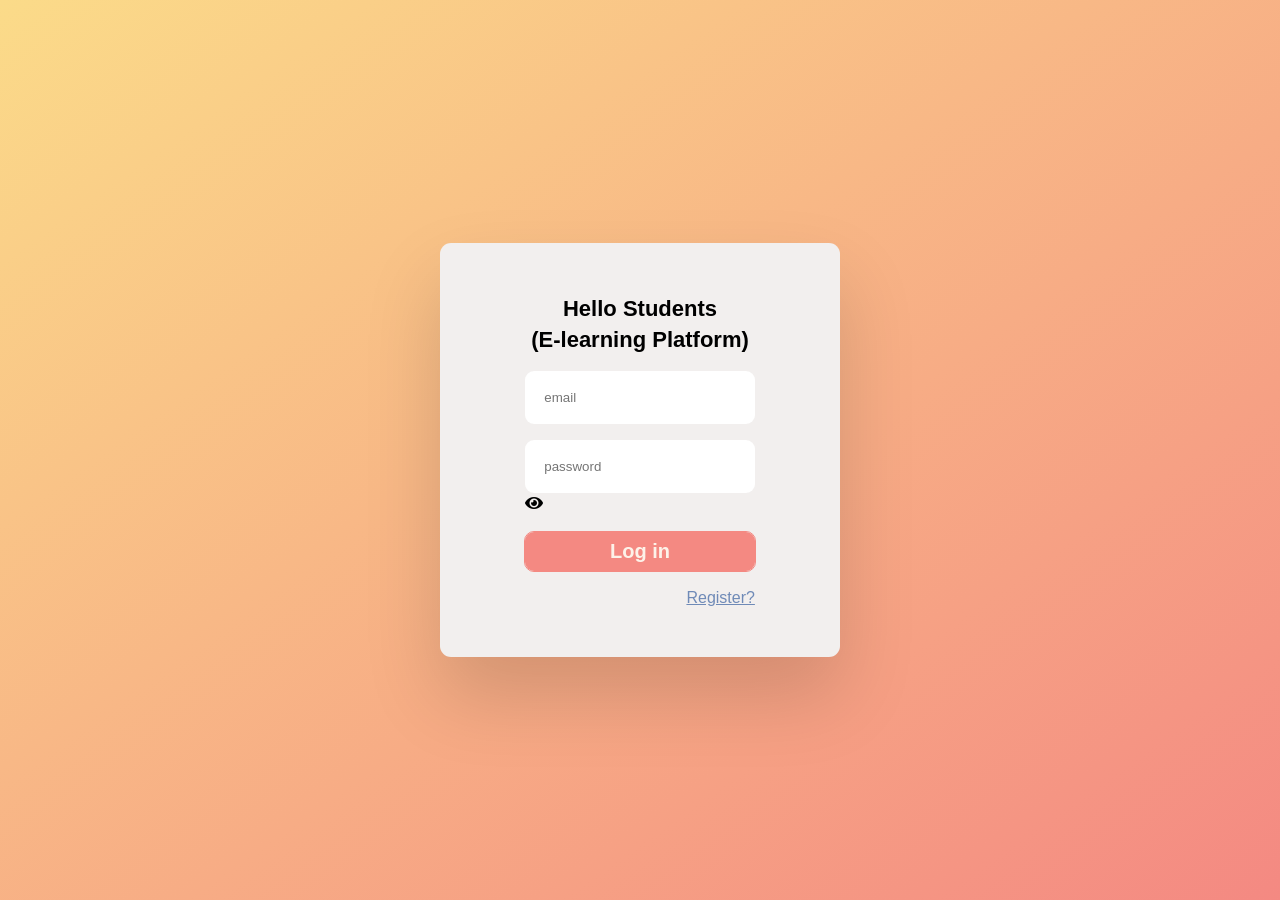
<file: index.html>
<!DOCTYPE html>
<html lang="en" dir="ltr">
   <head>
      <meta charset="utf-8">
      <title> Login Form </title>
      <link rel="stylesheet" href="css/login.css">
      <link rel="stylesheet" href="https://cdnjs.cloudflare.com/ajax/libs/font-awesome/5.15.3/css/all.min.css"/>
      <script>
         async function login() {
            const email = document.getElementById('email').value;
            const password = document.getElementById('password').value;

            console.log('Attempting login with:', { email, password });

            try {
               const response = await fetch('https://com682-flask-api-hzcqe3cpbfc5drdd.uksouth-01.azurewebsites.net/login', { // Update the URL to your deployed backend
                  method: 'POST',
                  headers: {
                     'Content-Type': 'application/json'
                  },
                  body: JSON.stringify({ email, password })
               });

               if (response.ok) {
                  const result = await response.json();
                  console.log('Response:', result);

                  if (response.status === 200) {
                     alert(result.msg);
                     // Redirect to teacher.html on successful login
                     window.location.href = 'dashboard.html';
                  } else {
                     alert(result.msg);
                  }
               } else {
                  console.error('HTTP error:', response.status);
                  alert('Login failed');
               }
            } catch (error) {
               console.error('Error:', error);
               alert('An error occurred. Please try again.');
            }
         }

         document.addEventListener('DOMContentLoaded', () => {
            document.getElementById('loginBtn').addEventListener('click', login);
         });
      </script>
   </head>
   <body>
      <div class="container">
         <h2 class="login-title">Hello Students <br> (E-learning Platform)</h2>
         <form class="login-form" id="loginForm">
            <div>
               <input id="email" type="text" placeholder="email" name="email" required />
            </div>
            <div>
               <input id="password" type="password" placeholder="password" name="password" required />
               <i class="fas fa-eye" id="togglePassword" style="cursor: pointer;"></i>
            </div>
            <button class="btn btn--form" type="button" id="loginBtn">Log in</button>
            <div class="register-container">
               <a href="register.html" class="register-btn">Register?</a>
            </div>
         </form>
      </div>
      <script>
         // Toggle password visibility
         const togglePassword = document.querySelector('#togglePassword');
         const password = document.querySelector('#password');

         togglePassword.addEventListener('click', function (e) {
            // Toggle the type attribute
            const type = password.getAttribute('type') === 'password' ? 'text' : 'password';
            password.setAttribute('type', type);
            // Toggle the eye icon
            this.classList.toggle('fa-eye-slash');
         });
      </script>
   </body>
</html>
</file>
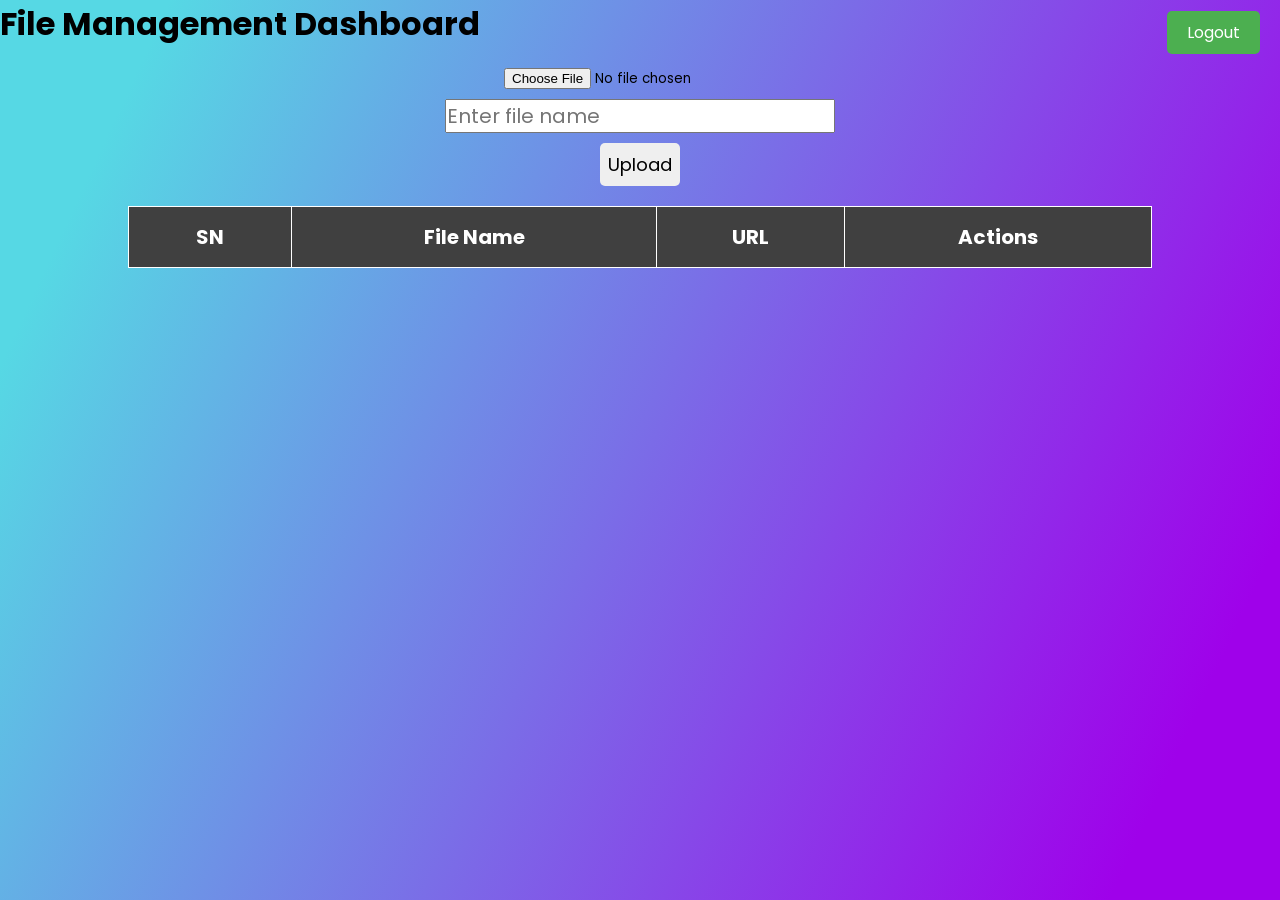
<file: dashboard.html>
<!DOCTYPE html>
<html lang="en">
<head>
    <meta charset="UTF-8">
    <meta name="viewport" content="width=device-width, initial-scale=1.0">
    <title>File Management</title>
    <link rel="stylesheet" href="css/student.css">
    <script>
        async function fetchFiles() {
            try {
                console.log('Fetching files...');
                const response = await fetch('https://com682-flask-api-hzcqe3cpbfc5drdd.uksouth-01.azurewebsites.net/list-files'); // Full endpoint URL
                if (!response.ok) {
                    throw new Error(`HTTP error! status: ${response.status}`);
                }
                const files = await response.json();
                console.log('Files:', files);

                const fileList = document.getElementById('file-list');
                fileList.innerHTML = '';

                files.forEach((file, index) => {
                    const fileName = file.split('/').pop(); // Extract the file name
                    const fileUrl = `https://com682-flask-api-hzcqe3cpbfc5drdd.uksouth-01.azurewebsites.net/get-file/${file}`;
                    const fileItem = document.createElement('tr');
                    fileItem.innerHTML = `
                        <td>${index + 1}</td>
                        <td>${fileName}</td>
                        <td><a href="${fileUrl}" target="_blank">View File</a></td>
                        <td>
                            <button onclick="deleteFile('${file}')">Delete</button>
                            <input type="file" id="update-${file}" style="display:none;" onchange="updateFile('${file}')">
                            <button onclick="document.getElementById('update-${file}').click()">Update</button>
                        </td>
                    `;
                    fileList.appendChild(fileItem);
                });
            } catch (error) {
                console.error('Error fetching files:', error);
                alert('Error fetching files. Please try again later.');
            }
        }

        async function uploadFile() {
            const fileInput = document.getElementById('file');
            const fileNameInput = document.getElementById('file-name');
            const file = fileInput.files[0];
            const fileName = fileNameInput.value;

            if (!file || !fileName) {
                alert('Please select a file and provide a file name.');
                return;
            }

            const formData = new FormData();
            formData.append('file', file);
            formData.append('file_name', fileName); // Ensure this key matches the backend requirement

            try {
                const response = await fetch('https://com682-flask-api-hzcqe3cpbfc5drdd.uksouth-01.azurewebsites.net/upload-file', {
                    method: 'POST',
                    body: formData
                });

                if (!response.ok) {
                    const errorData = await response.json();
                    throw new Error(errorData.message || `HTTP error! status: ${response.status}`);
                }

                const result = await response.json();
                alert(result.msg || 'File uploaded successfully');
                fetchFiles(); // Refresh the file list after uploading
            } catch (error) {
                console.error('Error uploading file:', error);
                alert('Error uploading file. Please try again later.');
            }
        }

        async function deleteFile(fileUrl) {
            try {
                const response = await fetch(`https://com682-flask-api-hzcqe3cpbfc5drdd.uksouth-01.azurewebsites.net/delete-file/${fileUrl}`, { method: 'DELETE' }); // Full endpoint URL
                if (!response.ok) {
                    throw new Error(`Failed to delete file: ${fileUrl}`);
                }
                const result = await response.json();
                alert(result.msg || `Deleted: ${fileUrl}`);
                fetchFiles();
            } catch (error) {
                console.error('Error deleting file:', error);
                alert('Error deleting file. Please try again later.');
            }
        }

        async function updateFile(filename) {
            try {
                const fileInput = document.getElementById(`update-${filename}`);
                const file = fileInput.files[0];
                if (!file) {
                    alert('No file selected for update.');
                    return;
                }

                const formData = new FormData();
                formData.append('file', file);

                const response = await fetch(`https://com682-flask-api-hzcqe3cpbfc5drdd.uksouth-01.azurewebsites.net/update-file/${filename}`, {
                    method: 'PUT',
                    body: formData
                });
                if (!response.ok) {
                    throw new Error(`Failed to update file: ${filename}`);
                }
                const result = await response.json();
                alert(result.msg || `Updated: ${filename}`);
                fetchFiles();
            } catch (error) {
                console.error('Error updating file:', error);
                alert('Error updating file. Please try again later.');
            }
        }

        document.addEventListener('DOMContentLoaded', fetchFiles);
    </script>
    <style>
        .logout-container {
            position: absolute;
            top: 20px;
            right: 20px;
        }
        .logout-btn {
            padding: 10px 20px;
            font-size: 16px;
            background-color: #4CAF50;
            color: white;
            text-decoration: none;
            border-radius: 5px;
        }
        .logout-btn:hover {
            background-color: #45a049;
        }
    </style>
</head>
<body>
    <div class="logout-container">
        <a href="index.html" class="logout-btn">Logout</a>
    </div>
    <h1>File Management Dashboard</h1>

    <!-- Upload Section -->
    <div class="upload-container" style="display: flex; justify-content: center; align-items: center; flex-direction: column; margin-top: 20px;">
        <input type="file" id="file" style="margin-bottom: 10px;" />
        <input type="text" id="file-name" placeholder="Enter file name" style="margin-bottom: 10px;" />
        <button onclick="uploadFile()">Upload</button>
    </div>

    <!-- File Table -->
    <table border="1" style="margin-top: 20px; width: 80%; margin-left: auto; margin-right: auto;">
        <thead>
            <tr>
                <th>SN</th>
                <th>File Name</th>
                <th>URL</th>
                <th>Actions</th>
            </tr>
        </thead>
        <tbody id="file-list"></tbody>
    </table>
</body>
</html>
</file>
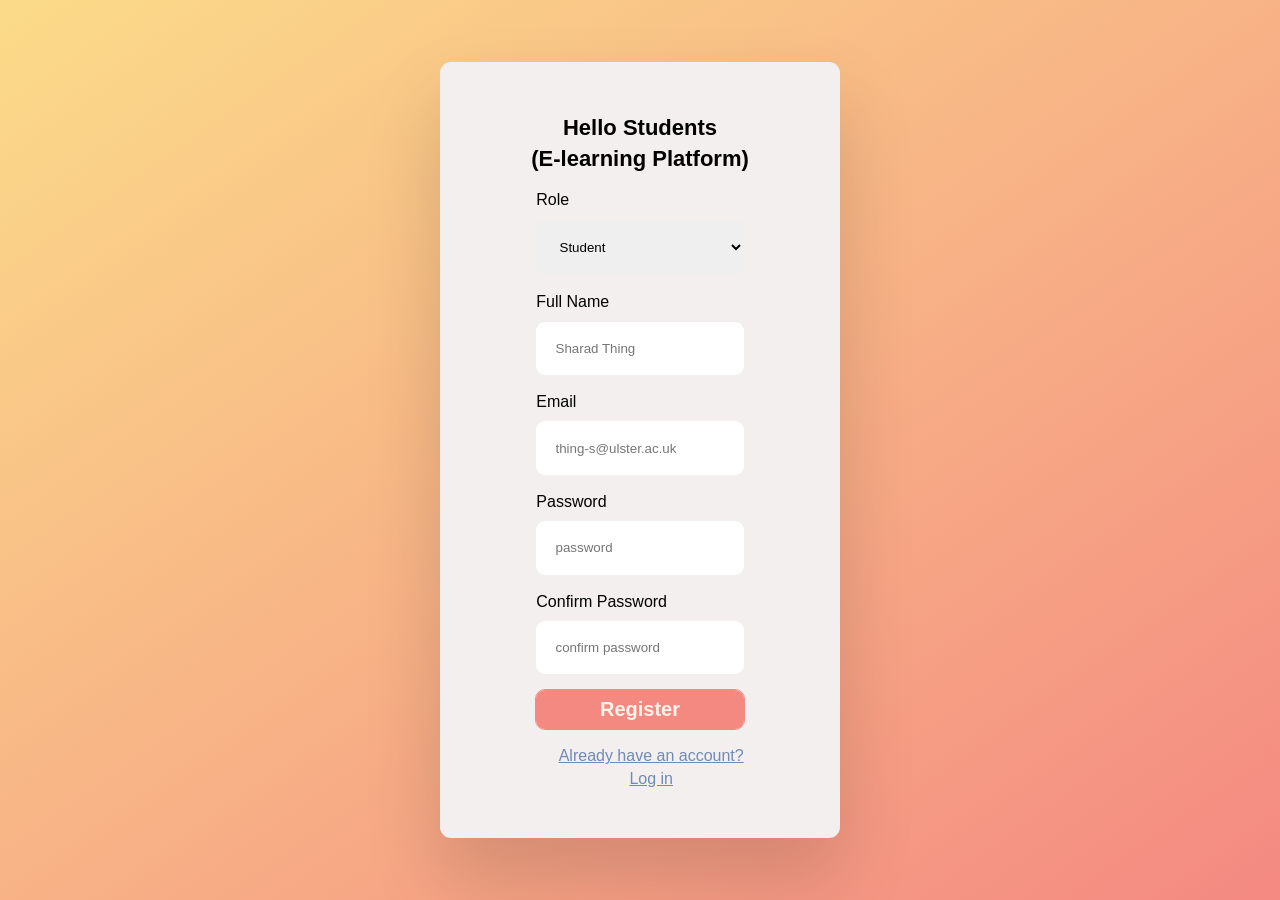
<file: register.html>
<!DOCTYPE html>
<html lang="en" dir="ltr">
   <head>
      <meta charset="utf-8">
      <title>Register Form</title>
      <link rel="stylesheet" href="css/login.css">
      <link rel="stylesheet" href="https://cdnjs.cloudflare.com/ajax/libs/font-awesome/5.15.3/css/all.min.css"/>
   </head>
   <body>
      <div class="container">
         <h2 class="login-title">Hello Students <br> (E-learning Platform)</h2>

         <!-- Registration Form -->
         <form class="login-form" id="registerForm">
           <div>
             <label for="role">Role</label>
             <select id="role" name="role" required>
               <option value="Student">Student</option>
               <option value="Teacher">Teacher</option>
             </select>
           </div>

           <div>
             <label for="name">Full Name</label>
             <input
                   id="name"
                   type="text"
                   placeholder="Sharad Thing"
                   name="name"
                   required
             />
           </div>

           <div>
             <label for="email">Email</label>
             <input
                   id="email"
                   type="email"
                   placeholder="thing-s@ulster.ac.uk"
                   name="email"
                   required
             />
           </div>

           <div>
             <label for="password">Password</label>
             <input
                   id="password"
                   type="password"
                   placeholder="password"
                   name="password"
                   required
             />
           </div>

           <div>
             <label for="confirm-password">Confirm Password</label>
             <input
                   id="confirm-password"
                   type="password"
                   placeholder="confirm password"
                   name="confirm-password"
                   required
             />
           </div>

           <button class="btn btn--form" type="button" onclick="registerUser()">Register</button>
           <div class="register-container">
             <a href="index.html" class="register-btn">Already have an account? <br> Log in</a>
           </div>
         </form>
      </div>

      <!-- JavaScript to Handle Form Submission -->
      <script>
        // Sign Up Logic App Endpoint URL
        const signUpEndpoint = "https://com682-flask-api-hzcqe3cpbfc5drdd.uksouth-01.azurewebsites.net/signup";

        async function registerUser() {
          // Get form values
          const role = document.getElementById('role').value;
          const name = document.getElementById('name').value;
          const email = document.getElementById('email').value;
          const password = document.getElementById('password').value;
          const confirmPassword = document.getElementById('confirm-password').value;

          // Validate passwords
          if (password !== confirmPassword) {
            alert("Passwords do not match!");
            return;
          }

          // Prepare data for Logic App
          const userData = {
            email: email,
            password: password,
            name: name,
            role: role
          };

          try {
            // Send POST request to Logic App
            const response = await fetch(signUpEndpoint, {
              method: "POST",
              headers: {
                "Content-Type": "application/json"
              },
              body: JSON.stringify(userData)
            });

            const result = await response.json().catch(async () => {
              const text = await response.text();
              console.error("Response text:", text);
              throw new Error("Failed to parse JSON response");
            });

            // Handle response
            if (response.ok) {
              alert(result.msg || "User registered successfully!");
              window.location.href = "index.html"; // Redirect to login page
            } else {
              alert(result.msg || "Registration failed. Please try again.");
            }
          } catch (error) {
            console.error("Error registering user:", error);
            alert("An error occurred. Please try again.");
          }
        }
      </script>
   </body>
</html>
</file>
<file: css/login.css>
* {
  margin: 0;
  padding: 0;
  box-sizing: border-box;
}

html,
body {
  height: 100%;
}

html {
  background: linear-gradient(to right bottom, #fbdb89, #f48982);
  background-repeat: no-repeat;
  background-size: cover;
  width: 100%;
  height: 100%;
  background-attachment: fixed;
}
    .container {
            display: flex;
            flex-direction: column;
            align-items: center;
         }
         .btn--form, .register-container {
            text-align: center;
         }

body {
  font-family: sans-serif;
  line-height: 1.4;
  display: flex;
}

.container {
  width: 400px;
  margin: auto;
  padding: 36px 48px 48px 48px;
  background-color: #f2efee;

  border-radius: 11px;
  box-shadow: 0 2.4rem 4.8rem rgba(0, 0, 0, 0.15);
}

.login-title {
  padding: 15px;
  font-size: 22px;
  font-weight: 600;
  text-align: center;
}

.login-form {
  display: grid;
  grid-template-columns: 1fr;
  row-gap: 16px;
}

.login-form label {
  display: block;
  margin-bottom: 8px;
}

.login-form input {
  width: 100%;
  padding: 1.2rem;
  border-radius: 9px;
  border: none;
}
.login-form select{
  width: 100%;
  padding: 1.2rem;
  border-radius: 9px;
  border: none;
}
.login-form select:focus {
  outline: none;
  box-shadow: 0 0 0 4px rgba(253, 242, 233, 0.5);
}
select option {
  /* Style the <option> elements */
  padding: 10px;
  font-size: 16px;
  border: none;
  border-radius: 4px;
  background-color: #fff;
  color: #333;
}

select::after {
  /* Style the dropdown arrow */
  content: '\25BC';
  position: absolute;
  top: 50%;
  right: 10px;
  transform: translateY(-50%);
  font-size: 16px;
  color: #666;
}

select:focus, select:hover {
  /* Style the <select> element when it's focused or hovered */
  outline: none;
  border-color: #999;
}

select:focus::after, select:hover::after {
  /* Style the dropdown arrow when the <select> element is focused or hovered */
  color: #333;
}

select:focus option, select:hover option {
  /* Style the <option> elements when the <select> element is focused or hovered */
  background-color: #f9f9f9;
  color: #333;
}

select:active, select:focus, select:hover {
  /* Style the <select> element when it's active or focused */
  outline: none;
  border-color: #999;
}

select:active::after, select:focus::after, select:hover::after {
  /* Style the dropdown arrow when the <select> element is active, focused or hovered */
  color: #333;
}

select:disabled, select[disabled] {
  /* Style the <select> element when it's disabled */
  opacity: .6;
  pointer-events: none;
}
.login-form input:focus {
  outline: none;
  box-shadow: 0 0 0 4px rgba(253, 242, 233, 0.5);
}

.btn--form {
  background-color: #f48982;
  color: #fdf2e9;
  align-self: end;
  padding: 8px;
}

.btn,
.btn:link,
.btn:visited {
  display: inline-block;
  text-decoration: none;
  font-size: 20px;
  font-weight: 600;
  border-radius: 9px;
  border: none;

  cursor: pointer;
  font-family: inherit;

  transition: all 0.3s;
}

button {
  outline: 1px solid #f48982;
}

.btn--form:hover {
  background-color: #fdf2e9;
  color: #f48982;
}
.register-container{
  display: flex;
  
  flex-direction: row-reverse;
}
.register-btn {
  color: #6F8AB7;
  cursor: pointer;
}
.register-btn:hover{
  color: #37588d;
}
</file>
<file: css/student.css>
@import url('https://fonts.googleapis.com/css?family=Poppins:400,500,600,700&display=swap');
*{
  margin: 0;
  padding: 0;
  outline: none;
  box-sizing: border-box;
  font-family: 'Poppins', sans-serif;
}
body{
  height: 100vh;
  width: 100%;
  background: linear-gradient(115deg, #56d8e4 10%, #9f01ea 90%);
}
h2 {
  text-transform: capitalize;
  text-align: center;
}

table {
  width: 700px;
  margin: 20px auto;
  margin-top: 50px;
  background-color: #eeeeee;
}

table, th, td {
  border: 1px solid white;
  border-collapse: collapse;
  padding: 15px;
  text-align: center;
  text-transform: capitalize;
  font-size: 20px;
}

 th {
  background-color: #404040;
  color: white;
}

button {
  font-size: 18px;
  padding: 8px;
  text-transform: capitalize;
  border-radius: 5px;
  border: none;
  cursor: pointer;
  -webkit-border-radius: 5px;
  -moz-border-radius: 5px;
  -ms-border-radius: 5px;
  -o-border-radius: 5px;
}

.button_one {
  background: #03a9f4;
  color: white;
}

.button_two {
  background: #e91e63;
  color: white;
}

.bottom {
  border-bottom: 2px solid #009688;
}
nav {
  display: flex;
  justify-content: space-between;
  align-items: center;
  padding: 1rem;
  background-color: #333;
  color: white;
  position: relative;
}

/* responsive */
nav.active {
  flex-direction: column;
  align-items: flex-start;
}

nav h2.logo {
  font-weight: bold;
  font-size: xx-large;
}

nav .bars {
  position: absolute;
  right: 1rem;
  font-size: xx-large;
  display: none;
}

ul.nav-links {
  display: flex;
}

/* responsive */
nav.active ul.nav-links {
  display: flex;
  flex-direction: column;
  width: 100%;
  align-items: center;
}

.search-box{
  display: flex;
  align-items: center;
 
}
input[type=text]
{
  font-size: 20px;
}
li.nav-link {
  list-style: none;
  margin: 0.5rem 1rem;
  padding: 0.4rem;
  display: flex;
  align-items: center;
}

li.nav-link:hover {
  background-color: #ccc;
  color: #333;
}

li.nav-link.auth {
  border: 2px solid white;
  border-radius: 1rem;
}

li.nav-link a {
  text-decoration: none;
  color: inherit;
  font-family: "Gill Sans", "Gill Sans MT", Calibri, "Trebuchet MS", sans-serif;
  font-size: large;
  text-transform: uppercase;
}

@media screen and (max-width: 800px) {
  nav .bars {
    display: block;
  }

  nav .nav-links {
    display: none;
  }
}
</file>
